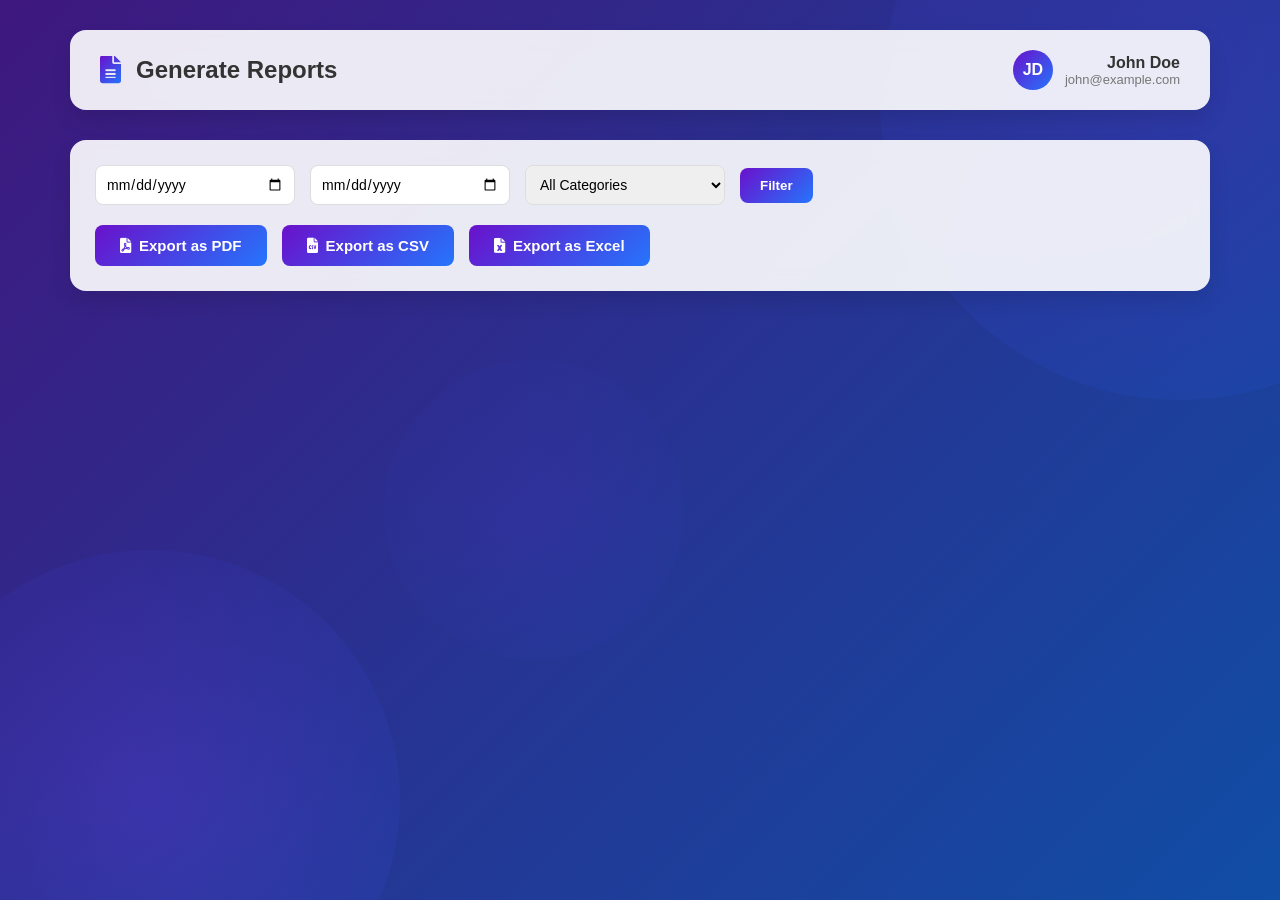
<file: ExpenseTracker101/target/classes/templates/index.html>
<!DOCTYPE html>
<html xmlns:th="http://www.thymeleaf.org">
<head>
    <meta charset="UTF-8">
    <meta name="viewport" content="width=device-width, initial-scale=1.0">
    <title>Generate Reports - Expense Tracker</title>
    <link rel="stylesheet" th:href="@{/css/styles.css}">
    <link href="https://cdnjs.cloudflare.com/ajax/libs/font-awesome/6.0.0-beta3/css/all.min.css" rel="stylesheet">
    <style>
        * {
            margin: 0;
            padding: 0;
            box-sizing: border-box;
            font-family: 'Segoe UI', Tahoma, Geneva, Verdana, sans-serif;
        }
        body {
            background-color: #f5f5f5;
            min-height: 100vh;
            position: relative;
        }
        .background {
            position: fixed;
            top: 0;
            left: 0;
            width: 100%;
            height: 100%;
            z-index: -2;
            background-color: #081b33;
            overflow: hidden;
        }
        .bg-shape {
            position: absolute;
            background: rgba(96, 43, 165, 0.2);
            border-radius: 50%;
        }
        .shape-1 {
            width: 600px;
            height: 600px;
            top: -200px;
            right: -200px;
            background: radial-gradient(circle, rgba(76, 29, 149, 0.6) 0%, rgba(30, 64, 175, 0.3) 70%);
        }
        .shape-2 {
            width: 500px;
            height: 500px;
            bottom: -150px;
            left: -100px;
            background: radial-gradient(circle, rgba(124, 58, 237, 0.6) 0%, rgba(30, 64, 175, 0.3) 70%);
        }
        .shape-3 {
            width: 300px;
            height: 300px;
            top: 40%;
            left: 30%;
            background: radial-gradient(circle, rgba(76, 29, 149, 0.4) 0%, rgba(30, 64, 175, 0.1) 70%);
        }
        .overlay {
            position: fixed;
            top: 0;
            left: 0;
            width: 100%;
            height: 100%;
            background: linear-gradient(135deg, rgba(76, 23, 145, 0.8), rgba(20, 99, 214, 0.7));
            z-index: -1;
        }
        .dashboard {
            padding: 30px;
            max-width: 1200px;
            margin: 0 auto;
        }
        .header {
            display: flex;
            justify-content: space-between;
            align-items: center;
            margin-bottom: 30px;
            background: rgba(255, 255, 255, 0.9);
            backdrop-filter: blur(10px);
            border-radius: 16px;
            padding: 20px 30px;
            box-shadow: 0 10px 20px rgba(0, 0, 0, 0.1);
        }
        .header-title {
            display: flex;
            align-items: center;
            gap: 15px;
        }
        .header-title h1 {
            color: #333;
            font-size: 24px;
            margin: 0;
        }
        .header-title i {
            font-size: 28px;
            background: linear-gradient(135deg, #6a11cb, #2575fc);
            -webkit-background-clip: text;
            -webkit-text-fill-color: transparent;
        }
        .user-profile {
            display: flex;
            align-items: center;
            gap: 12px;
        }
        .user-avatar {
            width: 40px;
            height: 40px;
            background: linear-gradient(135deg, #6a11cb, #2575fc);
            border-radius: 50%;
            display: flex;
            align-items: center;
            justify-content: center;
            color: white;
            font-weight: bold;
        }
        .user-info {
            text-align: right;
        }
        .user-name {
            font-weight: 600;
            font-size: 16px;
            color: #333;
        }
        .user-email {
            font-size: 13px;
            color: #777;
        }
        .report-container {
            background: rgba(255, 255, 255, 0.9);
            backdrop-filter: blur(10px);
            padding: 25px;
            border-radius: 16px;
            box-shadow: 0 10px 20px rgba(0, 0, 0, 0.1);
        }
        .filter-form {
            display: flex;
            gap: 15px;
            margin-bottom: 20px;
            align-items: center;
        }
        .filter-form input,
        .filter-form select {
            padding: 10px;
            border: 1px solid #ddd;
            border-radius: 8px;
            font-size: 14px;
            width: 100%;
            max-width: 200px;
        }
        .filter-form button {
            padding: 10px 20px;
            border: none;
            background: linear-gradient(135deg, #6a11cb, #2575fc);
            color: white;
            border-radius: 8px;
            cursor: pointer;
            font-weight: 600;
            transition: all 0.3s;
        }
        .filter-form button:hover {
            background: rgba(106, 17, 203, 0.8);
        }
        .export-buttons {
            display: flex;
            gap: 15px;
            margin-top: 20px;
        }
        .export-buttons .btn {
            padding: 12px 25px;
            border-radius: 8px;
            background: linear-gradient(135deg, #6a11cb, #2575fc);
            color: white;
            border: none;
            font-weight: 600;
            font-size: 15px;
            cursor: pointer;
            transition: all 0.3s;
            display: flex;
            align-items: center;
            gap: 8px;
        }
        .export-buttons .btn:hover {
            transform: translateY(-2px);
            box-shadow: 0 5px 15px rgba(37, 117, 252, 0.4);
        }
        @media (max-width: 768px) {
            .filter-form {
                flex-direction: column;
                gap: 10px;
            }
            .filter-form input,
            .filter-form select {
                max-width: 100%;
            }
        }
    </style>
</head>
<body>
<div class="background">
    <div class="bg-shape shape-1"></div>
    <div class="bg-shape shape-2"></div>
    <div class="bg-shape shape-3"></div>
</div>
<div class="overlay"></div>
<div class="dashboard">
    <div class="header">
        <div class="header-title">
            <i class="fas fa-file-alt"></i>
            <h1>Generate Reports</h1>
        </div>
        <div class="user-profile">
            <div class="user-avatar">JD</div>
            <div class="user-info">
                <div class="user-name">John Doe</div>
                <div class="user-email">john@example.com</div>
            </div>
        </div>
    </div>
    <div class="report-container">
        <form class="filter-form" th:action="@{/templates/qoq}" method="get">
            <input type="date" name="startDate" th:value="${startDate}" placeholder="Start Date" required>
            <input type="date" name="endDate" th:value="${endDate}" placeholder="End Date" required>
            <select name="categoryId">
                <option value="">All Categories</option>
                <option th:each="category : ${categories}"
                        th:value="${category.id}"
                        th:selected="${category.id == selectedCategoryId}"
                        th:text="${category.name}"></option>
            </select>
            <button type="submit">Filter</button>
        </form>
        <div class="export-buttons">
            <a th:href="@{/templates/qoq/export/{format}(format='pdf')}" class="btn">
                <i class="fas fa-file-pdf"></i> Export as PDF
            </a>
            <a th:href="@{/templates/qoq/export/{format}(format='csv')}" class="btn">
                <i class="fas fa-file-csv"></i> Export as CSV
            </a>
            <a th:href="@{/templates/qoq/export/{format}(format='excel')}" class="btn">
                <i class="fas fa-file-excel"></i> Export as Excel
            </a>
        </div>
    </div>
</div>
</body>
</html>
</file>
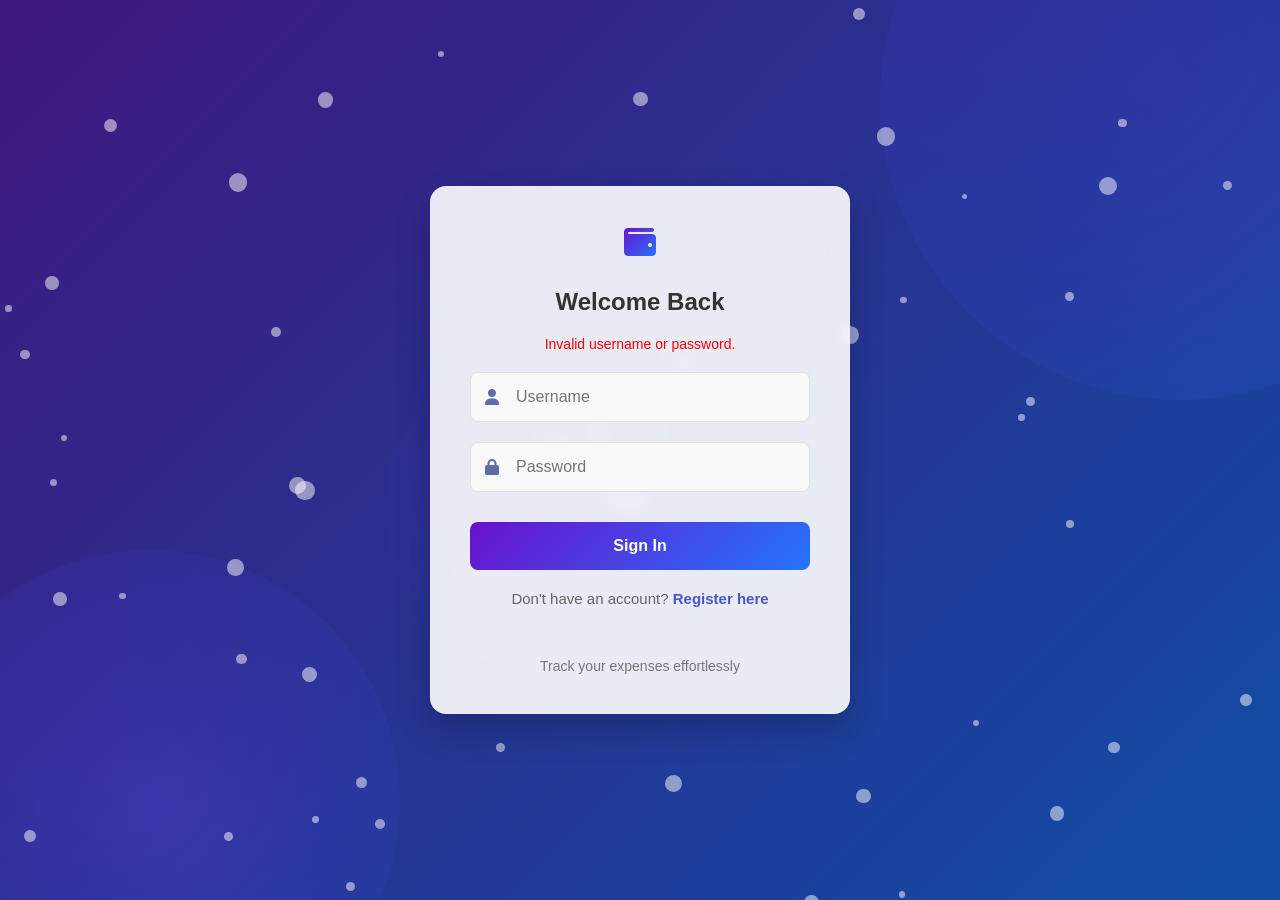
<file: ExpenseTracker101/target/classes/templates/login.html>
<!DOCTYPE html>
<html xmlns:th="http://www.thymeleaf.org">
<head>
    <meta charset="UTF-8">
    <meta name="viewport" content="width=device-width, initial-scale=1.0">
    <title>Login - Expense Tracker</title>
    <link rel="stylesheet" th:href="@{/css/styles.css}">
    <link href="https://cdnjs.cloudflare.com/ajax/libs/font-awesome/6.0.0-beta3/css/all.min.css" rel="stylesheet">
    <style>
        * {
            margin: 0;
            padding: 0;
            box-sizing: border-box;
            font-family: 'Segoe UI', Tahoma, Geneva, Verdana, sans-serif;
        }

        body {
            background-color: #f5f5f5;
            height: 100vh;
            position: relative;
        }

        .background {
            position: fixed;
            top: 0;
            left: 0;
            width: 100%;
            height: 100%;
            z-index: -2;
            background-color: #081b33;
            overflow: hidden;
        }

        .bg-shape {
            position: absolute;
            background: rgba(96, 43, 165, 0.2);
            border-radius: 50%;
        }

        .shape-1 {
            width: 600px;
            height: 600px;
            top: -200px;
            right: -200px;
            background: radial-gradient(circle, rgba(76, 29, 149, 0.6) 0%, rgba(30, 64, 175, 0.3) 70%);
        }

        .shape-2 {
            width: 500px;
            height: 500px;
            bottom: -150px;
            left: -100px;
            background: radial-gradient(circle, rgba(124, 58, 237, 0.6) 0%, rgba(30, 64, 175, 0.3) 70%);
        }

        .shape-3 {
            width: 300px;
            height: 300px;
            top: 40%;
            left: 30%;
            background: radial-gradient(circle, rgba(76, 29, 149, 0.4) 0%, rgba(30, 64, 175, 0.1) 70%);
        }

        .overlay {
            position: fixed;
            top: 0;
            left: 0;
            width: 100%;
            height: 100%;
            background: linear-gradient(135deg, rgba(76, 23, 145, 0.8), rgba(20, 99, 214, 0.7));
            z-index: -1;
        }

        .particles {
            position: fixed;
            top: 0;
            left: 0;
            width: 100%;
            height: 100%;
            z-index: -1;
        }

        .particle {
            position: absolute;
            background: rgba(255, 255, 255, 0.5);
            border-radius: 50%;
            animation: float 20s infinite linear;
        }

        @keyframes float {
            0% {
                transform: translateY(0) translateX(0);
                opacity: 0;
            }
            10% {
                opacity: 1;
            }
            90% {
                opacity: 1;
            }
            100% {
                transform: translateY(-1000px) translateX(100px);
                opacity: 0;
            }
        }

        .container {
            display: flex;
            justify-content: center;
            align-items: center;
            height: 100vh;
            padding: 20px;
        }

        .login-card {
            width: 100%;
            max-width: 420px;
            background: rgba(255, 255, 255, 0.9);
            backdrop-filter: blur(10px);
            border-radius: 16px;
            padding: 40px;
            box-shadow: 0 15px 35px rgba(0, 0, 0, 0.2);
            transition: all 0.3s ease;
        }

        .login-card:hover {
            transform: translateY(-5px);
            box-shadow: 0 20px 40px rgba(0, 0, 0, 0.3);
        }

        .logo {
            text-align: center;
            margin-bottom: 30px;
        }

        .logo i {
            font-size: 32px;
            color: #4c56c9;
            background: linear-gradient(135deg, #6a11cb, #2575fc);
            -webkit-background-clip: text;
            -webkit-text-fill-color: transparent;
        }

        h2 {
            text-align: center;
            margin-bottom: 20px;
            color: #333;
            font-weight: 600;
            font-size: 24px;
        }

        .login-form .input-group {
            position: relative;
            margin-bottom: 20px;
        }

        .login-form .input-group i {
            position: absolute;
            top: 50%;
            left: 15px;
            transform: translateY(-50%);
            color: #5e6caa;
        }

        .login-form input {
            width: 100%;
            padding: 15px 15px 15px 45px;
            border: 1px solid #e1e1e1;
            border-radius: 8px;
            background-color: #f9f9f9;
            font-size: 16px;
            transition: all 0.3s;
        }

        .login-form input:focus {
            outline: none;
            border-color: #4c56c9;
            box-shadow: 0 0 0 3px rgba(76, 86, 201, 0.2);
            background-color: #fff;
        }

        .login-form button {
            width: 100%;
            padding: 15px;
            background: linear-gradient(135deg, #6a11cb, #2575fc);
            color: white;
            border: none;
            border-radius: 8px;
            cursor: pointer;
            font-size: 16px;
            font-weight: 600;
            transition: all 0.3s;
            margin-top: 10px;
        }

        .login-form button:hover {
            background: linear-gradient(135deg, #5d0fb5, #1e5db9);
            transform: translateY(-2px);
            box-shadow: 0 5px 15px rgba(37, 117, 252, 0.4);
        }

        .login-form button:active {
            transform: translateY(0);
        }

        .register-link {
            text-align: center;
            margin-top: 20px;
            font-size: 15px;
            color: #666;
        }

        .register-link a {
            color: #4c56c9;
            text-decoration: none;
            font-weight: 600;
            transition: all 0.3s;
        }

        .register-link a:hover {
            color: #2575fc;
            text-decoration: underline;
        }

        .card-footer {
            text-align: center;
            margin-top: 30px;
            padding-top: 20px;
            border-top: 1px solid #eee;
            color: #777;
            font-size: 14px;
        }

        /* Error Message Styling */
        .error-message {
            color: red;
            text-align: center;
            margin-bottom: 20px;
            font-size: 14px;
        }
    </style>
</head>
<body>
<div class="background">
    <div class="bg-shape shape-1"></div>
    <div class="bg-shape shape-2"></div>
    <div class="bg-shape shape-3"></div>
</div>
<div class="overlay"></div>
<div class="particles" id="particles-js"></div>

<div class="container">
    <div class="login-card">
        <div class="logo">
            <i class="fas fa-wallet fa-3x"></i>
        </div>
        <h2>Welcome Back</h2>
        <div th:if="${param.error}" class="error-message">
            Invalid username or password.
        </div>
        <form th:action="@{/login}" method="post" class="login-form">
            <div class="input-group">
                <i class="fas fa-user"></i>
                <input type="text" name="username" placeholder="Username" required>
            </div>
            <div class="input-group">
                <i class="fas fa-lock"></i>
                <input type="password" name="password" placeholder="Password" required>
            </div>
            <button type="submit">Sign In</button>
        </form>
        <div class="register-link">
            <p>Don't have an account? <a th:href="@{/register}">Register here</a></p>
        </div>
        <div class="card-footer">
            <p>Track your expenses effortlessly</p>
        </div>
    </div>
</div>

<script>
    document.addEventListener('DOMContentLoaded', function () {
        const particlesContainer = document.getElementById('particles-js');

        for (let i = 0; i < 50; i++) {
            const particle = document.createElement('div');
            particle.classList.add('particle');

            const size = Math.random() * 15 + 5;
            particle.style.width = `${size}px`;
            particle.style.height = `${size}px`;

            particle.style.left = `${Math.random() * 100}%`;
            particle.style.top = `${Math.random() * 100}%`;

            particle.style.animationDelay = `${Math.random() * 20}s`;
            particle.style.animationDuration = `${Math.random() * 15 + 15}s`;

            particlesContainer.appendChild(particle);
        }
    });
</script>
</body>
</html>
</file>
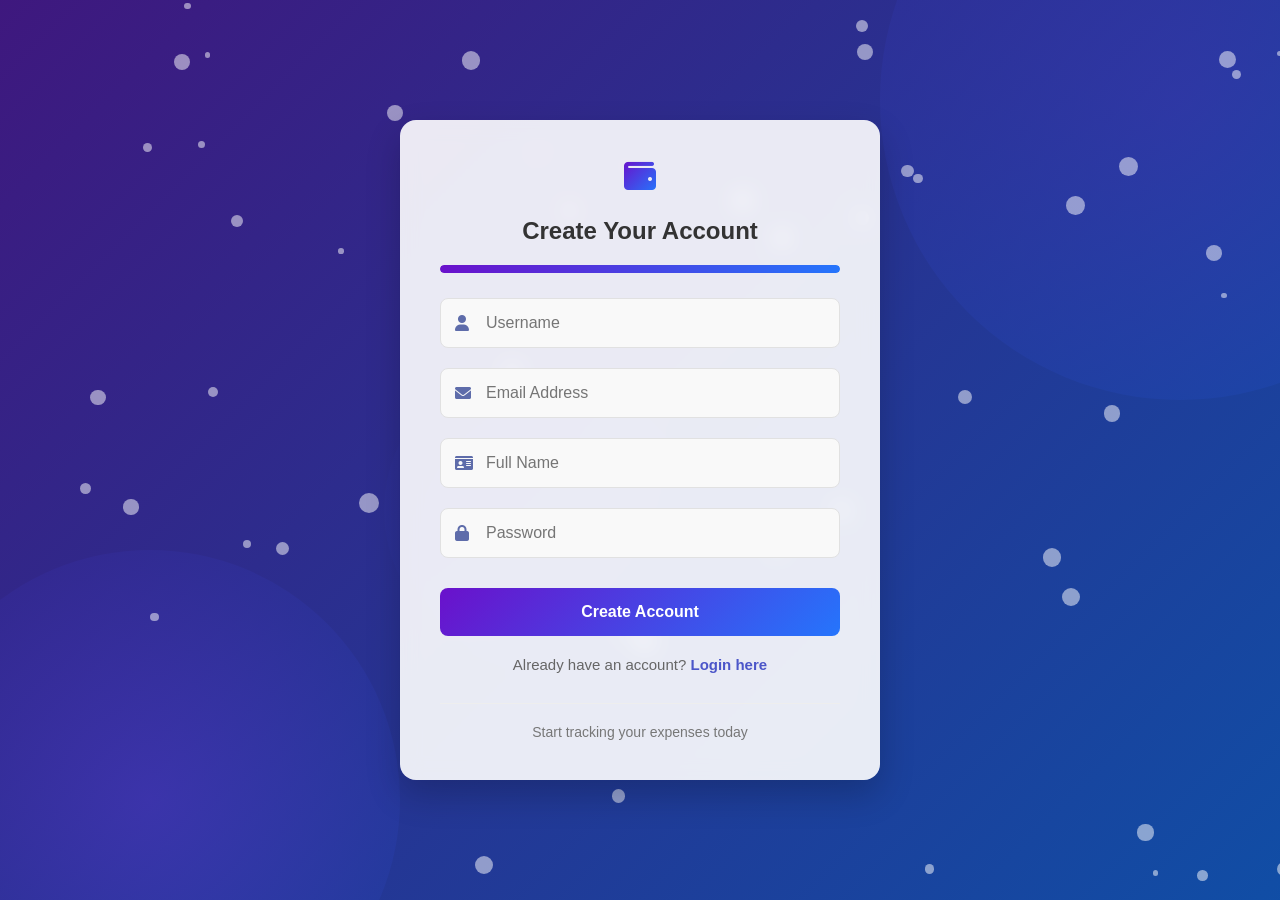
<file: ExpenseTracker101/target/classes/templates/register.html>
<!DOCTYPE html>
<html xmlns:th="http://www.thymeleaf.org">
<head>
    <meta charset="UTF-8">
    <meta name="viewport" content="width=device-width, initial-scale=1.0">
    <title>Register - Expense Tracker</title>
    <link rel="stylesheet" th:href="@{/css/styles.css}">
    <link href="https://cdnjs.cloudflare.com/ajax/libs/font-awesome/6.0.0-beta3/css/all.min.css" rel="stylesheet">
    <style>
        * {
            margin: 0;
            padding: 0;
            box-sizing: border-box;
            font-family: 'Segoe UI', Tahoma, Geneva, Verdana, sans-serif;
        }

        body {
            background-color: #f5f5f5;
            height: 100vh;
            overflow: hidden;
            position: relative;
        }

        .background {
            position: absolute;
            top: 0;
            left: 0;
            width: 100%;
            height: 100%;
            z-index: -2;
            background-color: #081b33;
            overflow: hidden;
        }

        .bg-shape {
            position: absolute;
            background: rgba(96, 43, 165, 0.2);
            border-radius: 50%;
        }

        .shape-1 {
            width: 600px;
            height: 600px;
            top: -200px;
            right: -200px;
            background: radial-gradient(circle, rgba(76, 29, 149, 0.6) 0%, rgba(30, 64, 175, 0.3) 70%);
        }

        .shape-2 {
            width: 500px;
            height: 500px;
            bottom: -150px;
            left: -100px;
            background: radial-gradient(circle, rgba(124, 58, 237, 0.6) 0%, rgba(30, 64, 175, 0.3) 70%);
        }

        .shape-3 {
            width: 300px;
            height: 300px;
            top: 40%;
            left: 30%;
            background: radial-gradient(circle, rgba(76, 29, 149, 0.4) 0%, rgba(30, 64, 175, 0.1) 70%);
        }

        .overlay {
            position: absolute;
            top: 0;
            left: 0;
            width: 100%;
            height: 100%;
            background: linear-gradient(135deg, rgba(76, 23, 145, 0.8), rgba(20, 99, 214, 0.7));
            z-index: -1;
        }

        .particles {
            position: absolute;
            top: 0;
            left: 0;
            width: 100%;
            height: 100%;
            z-index: -1;
        }

        .particle {
            position: absolute;
            background: rgba(255, 255, 255, 0.5);
            border-radius: 50%;
            animation: float 20s infinite linear;
        }

        @keyframes float {
            0% {
                transform: translateY(0) translateX(0);
                opacity: 0;
            }
            10% {
                opacity: 1;
            }
            90% {
                opacity: 1;
            }
            100% {
                transform: translateY(-1000px) translateX(100px);
                opacity: 0;
            }
        }

        .container {
            display: flex;
            justify-content: center;
            align-items: center;
            height: 100vh;
            padding: 20px;
        }

        .register-card {
            width: 100%;
            max-width: 480px;
            background: rgba(255, 255, 255, 0.9);
            backdrop-filter: blur(10px);
            border-radius: 16px;
            padding: 40px;
            box-shadow: 0 15px 35px rgba(0, 0, 0, 0.2);
            transform: translateY(0);
            transition: all 0.3s ease;
        }

        .register-card:hover {
            transform: translateY(-5px);
            box-shadow: 0 20px 40px rgba(0, 0, 0, 0.3);
        }

        .logo {
            text-align: center;
            margin-bottom: 25px;
        }

        .logo i {
            font-size: 32px;
            background: linear-gradient(135deg, #6a11cb, #2575fc);
            -webkit-background-clip: text;
            -webkit-text-fill-color: transparent;
        }

        h2 {
            text-align: center;
            margin-bottom: 20px;
            color: #333;
            font-weight: 600;
            font-size: 24px;
        }

        .register-form .input-group {
            position: relative;
            margin-bottom: 20px;
        }

        .register-form .input-group i {
            position: absolute;
            top: 50%;
            left: 15px;
            transform: translateY(-50%);
            color: #5e6caa;
        }

        .register-form input {
            width: 100%;
            padding: 15px 15px 15px 45px;
            border: 1px solid #e1e1e1;
            border-radius: 8px;
            background-color: #f9f9f9;
            font-size: 16px;
            transition: all 0.3s;
        }

        .register-form input:focus {
            outline: none;
            border-color: #4c56c9;
            box-shadow: 0 0 0 3px rgba(76, 86, 201, 0.2);
            background-color: #fff;
        }

        .register-form button {
            width: 100%;
            padding: 15px;
            background: linear-gradient(135deg, #6a11cb, #2575fc);
            color: white;
            border: none;
            border-radius: 8px;
            cursor: pointer;
            font-size: 16px;
            font-weight: 600;
            transition: all 0.3s;
            margin-top: 10px;
        }

        .register-form button:hover {
            background: linear-gradient(135deg, #5d0fb5, #1e5db9);
            transform: translateY(-2px);
            box-shadow: 0 5px 15px rgba(37, 117, 252, 0.4);
        }

        .register-form button:active {
            transform: translateY(0);
        }

        .login-link {
            text-align: center;
            margin-top: 20px;
            font-size: 15px;
            color: #666;
        }

        .login-link a {
            color: #4c56c9;
            text-decoration: none;
            font-weight: 600;
            transition: all 0.3s;
        }

        .login-link a:hover {
            color: #2575fc;
            text-decoration: underline;
        }

        .card-footer {
            text-align: center;
            margin-top: 30px;
            padding-top: 20px;
            border-top: 1px solid #eee;
            color: #777;
            font-size: 14px;
        }

        .progress-bar {
            margin: 0 auto 25px;
            width: 100%;
            height: 8px;
            background-color: #f0f0f0;
            border-radius: 10px;
            overflow: hidden;
        }

        .progress-step {
            height: 100%;
            width: 100%;
            background: linear-gradient(to right, #6a11cb, #2575fc);
            border-radius: 10px;
        }

        .strength-meter {
            height: 5px;
            width: 100%;
            margin-top: 5px;
            background-color: #f0f0f0;
            border-radius: 3px;
            overflow: hidden;
            display: none;
        }

        .strength-meter div {
            height: 100%;
            width: 0;
            border-radius: 3px;
            transition: all 0.3s;
        }

        .strength-text {
            font-size: 12px;
            color: #888;
            text-align: right;
            margin-top: 5px;
            display: none;
        }
    </style>
</head>
<body>
<div class="background">
    <div class="bg-shape shape-1"></div>
    <div class="bg-shape shape-2"></div>
    <div class="bg-shape shape-3"></div>
</div>
<div class="overlay"></div>
<div class="particles" id="particles-js"></div>

<div class="container">
    <div class="register-card">
        <div class="logo">
            <i class="fas fa-wallet fa-3x"></i>
        </div>
        <h2>Create Your Account</h2>
        <div class="progress-bar">
            <div class="progress-step"></div>
        </div>
        <form th:action="@{/register}" method="post" th:object="${user}" class="register-form">
            <div class="input-group">
                <i class="fas fa-user"></i>
                <input type="text" th:field="*{username}" placeholder="Username" required>
            </div>
            <div class="input-group">
                <i class="fas fa-envelope"></i>
                <input type="email" th:field="*{email}" placeholder="Email Address" required>
            </div>
            <div class="input-group">
                <i class="fas fa-id-card"></i>
                <input type="text" th:field="*{fullName}" placeholder="Full Name" required>
            </div>
            <div class="input-group">
                <i class="fas fa-lock"></i>
                <input type="password" th:field="*{password}" id="password" placeholder="Password" required>
                <div class="strength-meter">
                    <div id="strength-bar"></div>
                </div>
                <div class="strength-text" id="strength-text"></div>
            </div>
            <button type="submit">Create Account</button>
        </form>
        <div class="login-link">
            <p>Already have an account? <a th:href="@{/login}">Login here</a></p>
        </div>
        <div class="card-footer">
            <p>Start tracking your expenses today</p>
        </div>
    </div>
</div>

<script>
    // Create animated particles in the background
    document.addEventListener('DOMContentLoaded', function() {
        const particlesContainer = document.getElementById('particles-js');

        // Create 50 particles
        for (let i = 0; i < 50; i++) {
            const particle = document.createElement('div');
            particle.classList.add('particle');

            // Random size between 5px and 20px
            const size = Math.random() * 15 + 5;
            particle.style.width = `${size}px`;
            particle.style.height = `${size}px`;

            // Random position
            particle.style.left = `${Math.random() * 100}%`;
            particle.style.top = `${Math.random() * 100}%`;

            // Random delay
            particle.style.animationDelay = `${Math.random() * 20}s`;

            // Random duration between 15s and 30s
            particle.style.animationDuration = `${Math.random() * 15 + 15}s`;

            particlesContainer.appendChild(particle);
        }

        // Password strength meter
        const passwordInput = document.getElementById('password');
        const strengthBar = document.getElementById('strength-bar');
        const strengthText = document.getElementById('strength-text');
        const strengthMeter = document.querySelector('.strength-meter');

        if (passwordInput) {
            passwordInput.addEventListener('input', function() {
                const password = passwordInput.value;

                if (password.length > 0) {
                    strengthMeter.style.display = 'block';
                    strengthText.style.display = 'block';

                    // Simple password strength calculation
                    let strength = 0;

                    // Length check
                    if (password.length > 7) strength += 25;

                    // Contains lowercase
                    if (/[a-z]/.test(password)) strength += 25;

                    // Contains uppercase
                    if (/[A-Z]/.test(password)) strength += 25;

                    // Contains number or special char
                    if (/[0-9!@#$%^&*]/.test(password)) strength += 25;

                    // Update UI
                    strengthBar.style.width = strength + '%';

                    if (strength < 25) {
                        strengthBar.style.backgroundColor = '#ff4d4d';
                        strengthText.textContent = 'Weak';
                    } else if (strength < 50) {
                        strengthBar.style.backgroundColor = '#ffa64d';
                        strengthText.textContent = 'Fair';
                    } else if (strength < 75) {
                        strengthBar.style.backgroundColor = '#ffff4d';
                        strengthText.textContent = 'Good';
                    } else {
                        strengthBar.style.backgroundColor = '#4CAF50';
                        strengthText.textContent = 'Strong';
                    }
                } else {
                    strengthMeter.style.display = 'none';
                    strengthText.style.display = 'none';
                }
            });
        }
    });
</script>
</body>
</html>
</file>
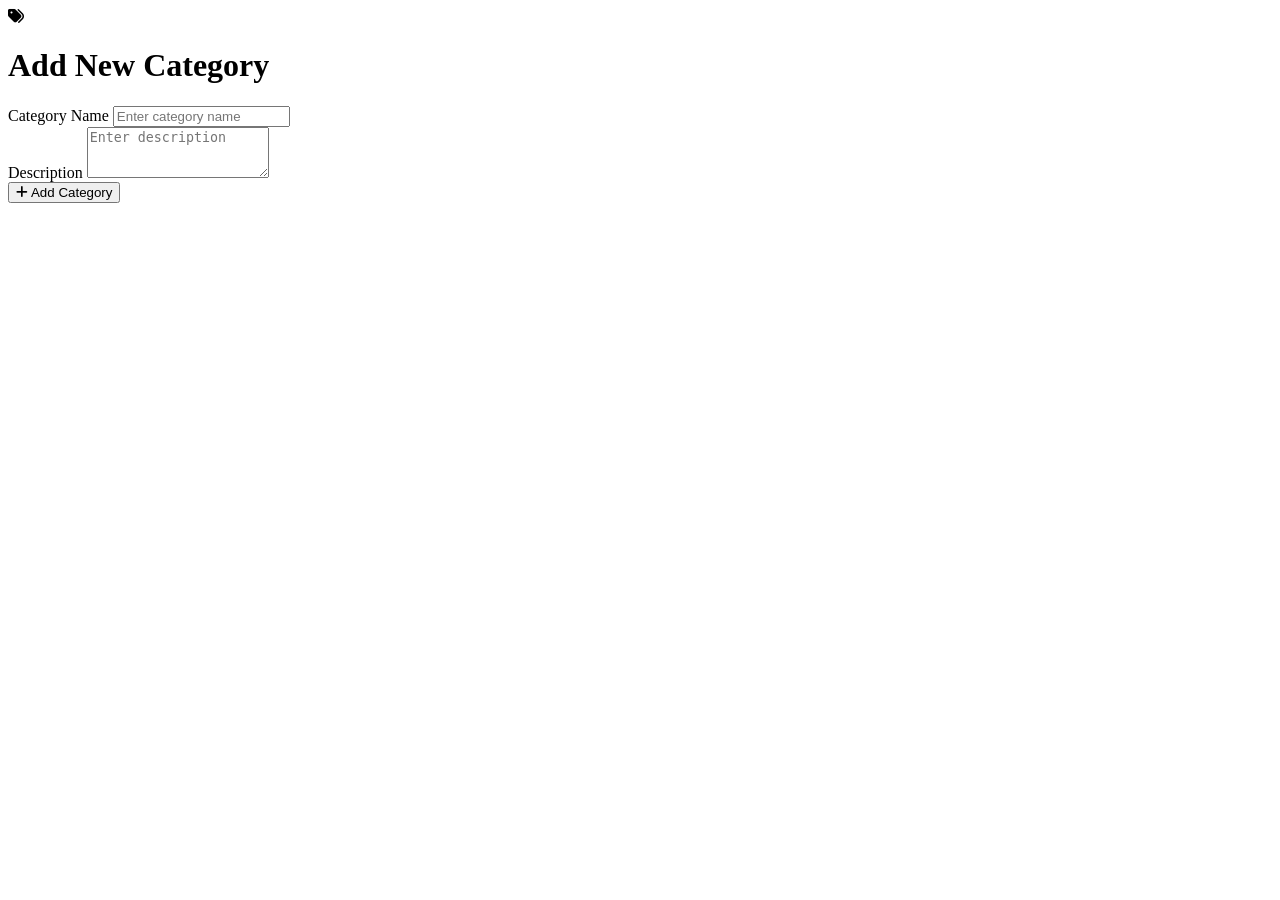
<file: ExpenseTracker101/target/classes/templates/categories/add.html>
<!DOCTYPE html>
<html xmlns:th="http://www.thymeleaf.org">
<head>
    <meta charset="UTF-8">
    <meta name="viewport" content="width=device-width, initial-scale=1.0">
    <title>Add Category - Expense Tracker</title>
    <link rel="stylesheet" th:href="@{/css/styles.css}">
    <link href="https://cdnjs.cloudflare.com/ajax/libs/font-awesome/6.0.0-beta3/css/all.min.css" rel="stylesheet">
</head>
<body>
<div class="background">
    <div class="bg-shape shape-1"></div>
    <div class="bg-shape shape-2"></div>
    <div class="bg-shape shape-3"></div>
</div>
<div class="overlay"></div>
<div class="dashboard">
    <div class="header">
        <div class="header-title">
            <i class="fas fa-tags"></i>
            <h1>Add New Category</h1>
        </div>
    </div>
    <div class="form-container">
        <form th:action="@{/categories/add}" method="post" class="category-form">
            <div class="form-group">
                <label for="name">Category Name</label>
                <input type="text" id="name" name="name" placeholder="Enter category name" required>
            </div>
            <div class="form-group">
                <label for="description">Description</label>
                <textarea id="description" name="description" rows="3" placeholder="Enter description"></textarea>
            </div>
            <button type="submit" class="btn">
                <i class="fas fa-plus"></i> Add Category
            </button>
        </form>
    </div>
</div>
</body>
</html>
</file>
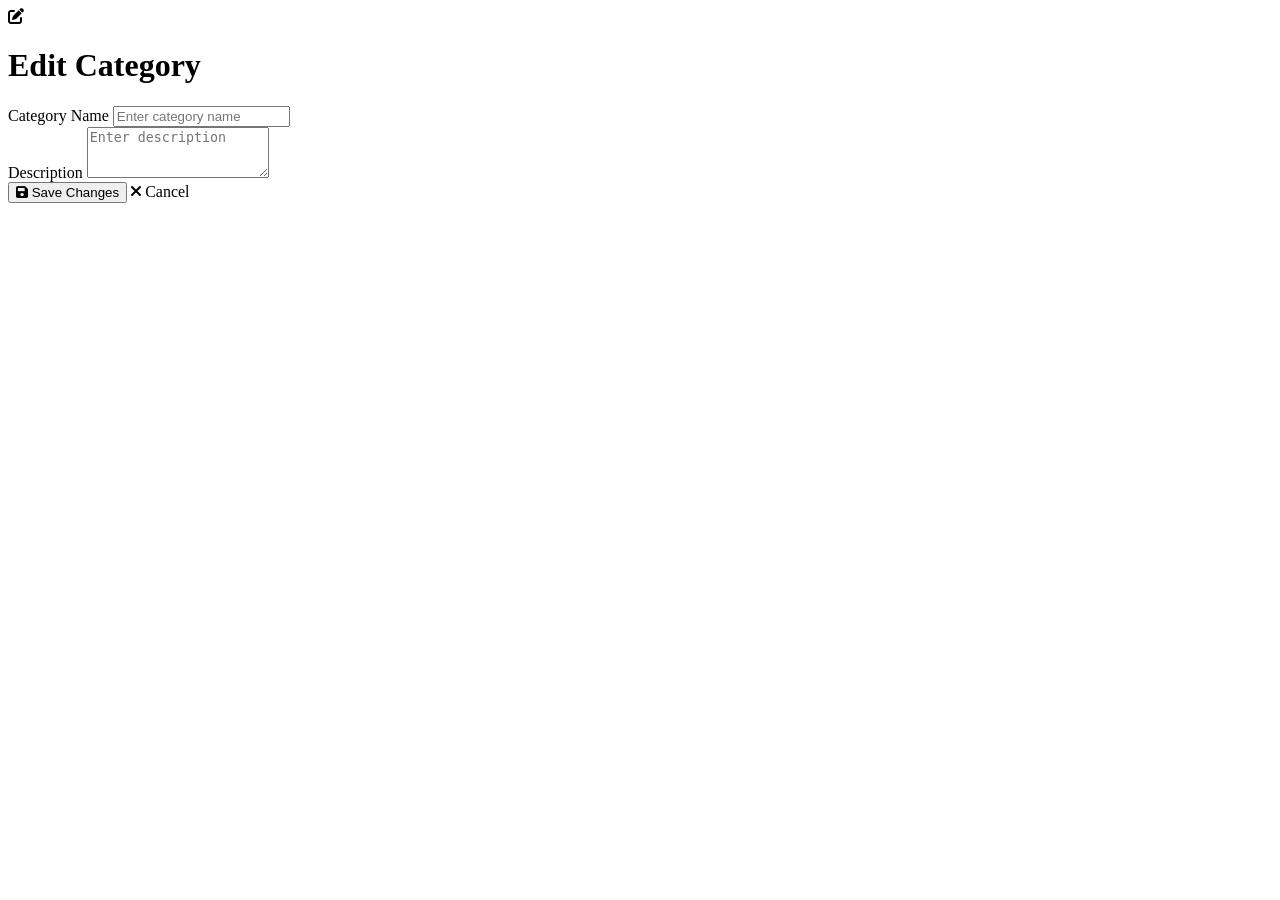
<file: ExpenseTracker101/target/classes/templates/categories/edit.html>
<!DOCTYPE html>
<html xmlns:th="http://www.thymeleaf.org">
<head>
    <meta charset="UTF-8">
    <meta name="viewport" content="width=device-width, initial-scale=1.0">
    <title>Edit Category - Expense Tracker</title>
    <link rel="stylesheet" th:href="@{/css/styles.css}">
    <link href="https://cdnjs.cloudflare.com/ajax/libs/font-awesome/6.0.0-beta3/css/all.min.css" rel="stylesheet">
</head>
<body>
<div class="background">
    <div class="bg-shape shape-1"></div>
    <div class="bg-shape shape-2"></div>
    <div class="bg-shape shape-3"></div>
</div>
<div class="overlay"></div>
<div class="dashboard">
    <div class="header">
        <div class="header-title">
            <i class="fas fa-edit"></i>
            <h1>Edit Category</h1>
        </div>
    </div>
    <div class="form-container">
        <form th:action="@{/categories/edit/{id}(id=${category.id})}" method="post" class="category-form">
            <div class="form-group">
                <label for="name">Category Name</label>
                <input type="text" id="name" name="name" th:value="${category.name}" placeholder="Enter category name" required>
            </div>
            <div class="form-group">
                <label for="description">Description</label>
                <textarea id="description" name="description" rows="3" placeholder="Enter description" th:text="${category.description}"></textarea>
            </div>
            <button type="submit" class="btn">
                <i class="fas fa-save"></i> Save Changes
            </button>
            <a th:href="@{/categories}" class="btn btn-outline">
                <i class="fas fa-times"></i> Cancel
            </a>
        </form>
    </div>
</div>
</body>
</html>
</file>
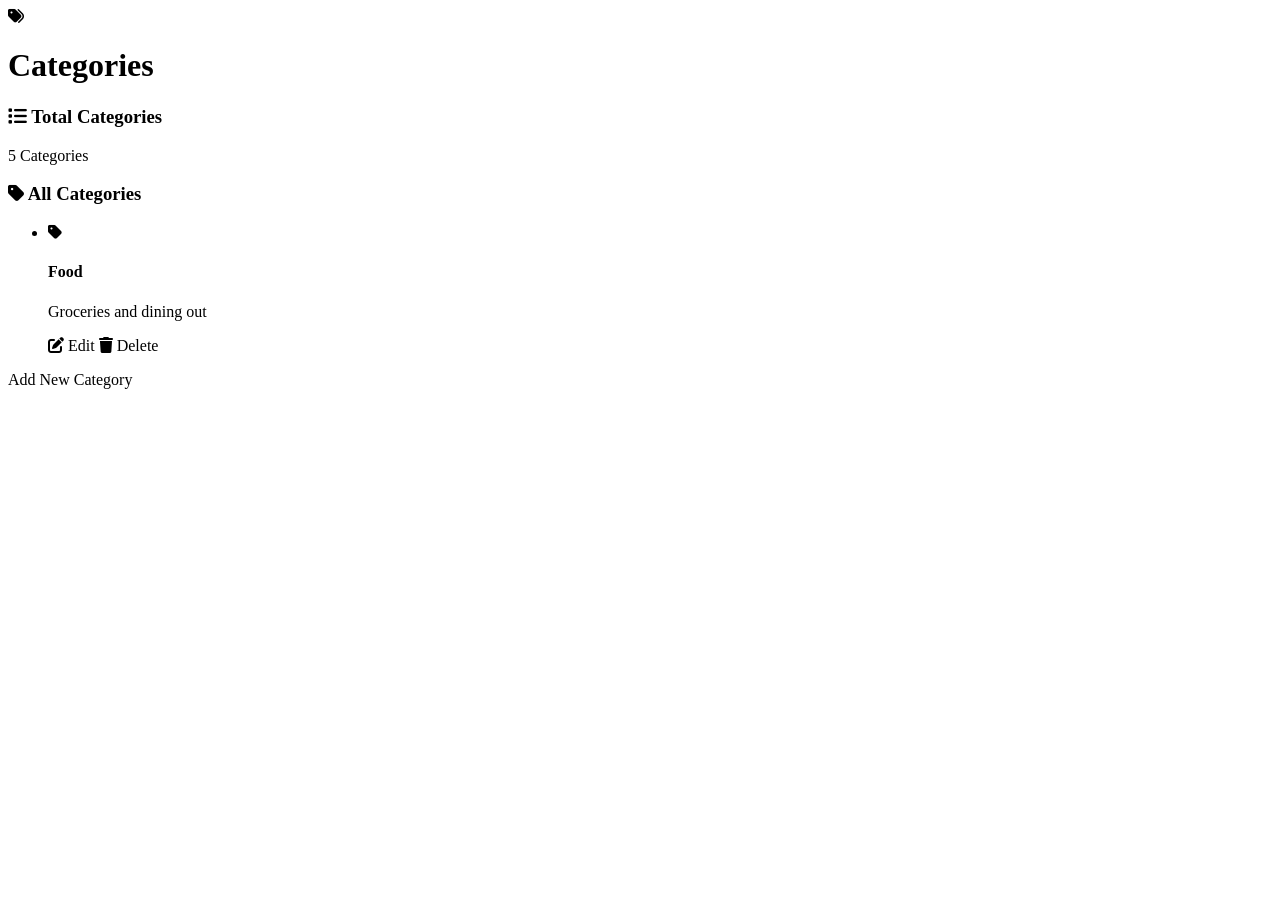
<file: ExpenseTracker101/target/classes/templates/categories/list.html>
<!DOCTYPE html>
<html xmlns:th="http://www.thymeleaf.org">
<head>
    <meta charset="UTF-8">
    <meta name="viewport" content="width=device-width, initial-scale=1.0">
    <title>Categories - Expense Tracker</title>
    <link rel="stylesheet" th:href="@{/css/styles.css}">
    <link href="https://cdnjs.cloudflare.com/ajax/libs/font-awesome/6.0.0-beta3/css/all.min.css" rel="stylesheet">
</head>
<body>
<div class="background">
    <div class="bg-shape shape-1"></div>
    <div class="bg-shape shape-2"></div>
    <div class="bg-shape shape-3"></div>
</div>
<div class="overlay"></div>
<div class="dashboard">
    <div class="header">
        <div class="header-title">
            <i class="fas fa-tags"></i>
            <h1>Categories</h1>
        </div>
    </div>
    <div class="summary-container">
        <div class="summary-card">
            <h3><i class="fas fa-list"></i> Total Categories</h3>
            <p th:text="${categories.size()} + ' Categories'">5 Categories</p>
        </div>
    </div>
    <div class="recent-expenses">
        <h3><i class="fas fa-tag"></i> All Categories</h3>
        <ul class="expense-list">
            <li class="expense-item" th:each="category : ${categories}">
                <div class="expense-details">
                    <div class="expense-icon" th:style="'background:' + ${category.color}">
                        <i class="fas fa-tag"></i>
                    </div>
                    <div class="expense-info">
                        <h4 th:text="${category.name}">Food</h4>
                        <p th:text="${category.description}">Groceries and dining out</p>
                    </div>
                </div>
                <div class="actions">
                    <a th:href="@{/categories/edit/{id}(id=${category.id})}" class="btn btn-outline">
                        <i class="fas fa-edit"></i> Edit
                    </a>
                    <a th:href="@{/categories/delete/{id}(id=${category.id})}" class="btn btn-danger">
                        <i class="fas fa-trash"></i> Delete
                    </a>
                </div>
            </li>
        </ul>
        <a th:href="@{/categories/add}" class="view-all">Add New Category</a>
    </div>
</div>
</body>
</html>
</file>
